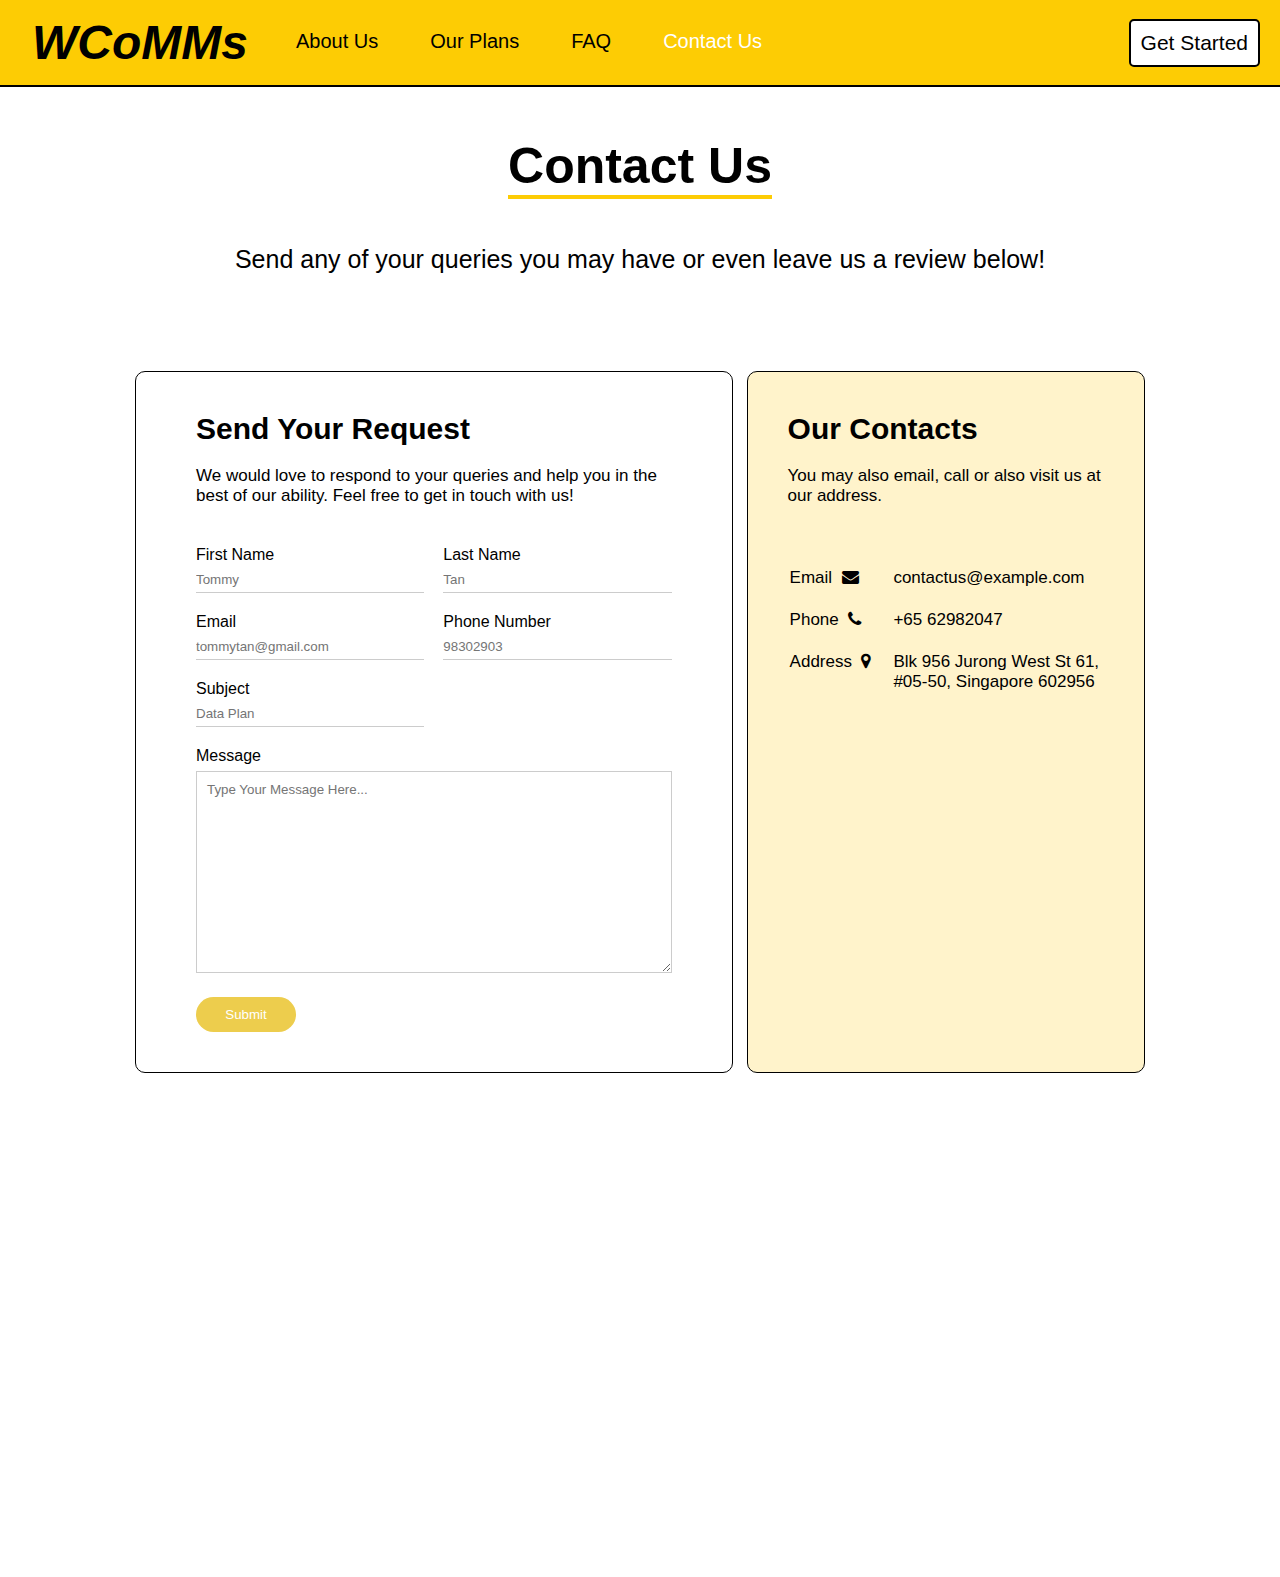
<file: contact-us-page.html>
<!DOCTYPE html>
<html>
<head>
    <meta charset="UTF-8">
    <link href="style-contact-us.css" rel="stylesheet" type="text/css">
    <meta name="viewport" content="width=device-width, initial-scale=1.0">
    <link rel="stylesheet" href="https://cdnjs.cloudflare.com/ajax/libs/font-awesome/4.7.0/css/font-awesome.min.css">
    <script src="script-contact-us.js"></script>
    <title>WCoMMs Contact Us</title>
</head>
<body>
    <!-- Header -->
    <header>
        <!-- Navigation Section -->
        <nav>
            <!-- Logo -->
            <a href="index.html">
                <div class="logo">WCoMMs</div>
            </a>            
            <!-- Navigation Items -->
            <div class="nav-items">
                <ul>
                    <li><a href="about-us-page.html">About Us</a></li>
                    <li><a href="our-plans-page.html">Our Plans  </a></li>
                    <li><a href="faq-page.html">FAQ</a></li>
                    <li><a href="contact-us-page.html">Contact Us</a></li>
                </ul>
            </div>
            <!-- Get Started Button -->
            <div id="but">
                <a class="button-link" href="our-plans-page.html">Get Started</a>
            </div>
        </nav>
        <hr color="black" />
    </header>
    
    <!-- Main Content-->
    <main>
        <!-- Contact Us Section -->
        <section class="container">
            <div class="heading">
                <h1>Contact Us</h1>
                <p>Send any of your queries you may have or even leave us a review below!</p>
            </div>
    
            <div class="contact-us-box">
                <!--Left Side Contact: Form-->
                <div class="left-contact">
                    <h3>Send Your Request</h3>
                    <p>We would love to respond to your queries and help you in the best of our ability. Feel
                        free to get in touch with us!
                    </p>
                    <form action="/some-url" method="GET" onsubmit="return validateForm()">

                        <!--First Row-->
                        <div class="row-input">
                            <!--First Name Input-->
                            <div class="input">
                                <label>First Name</label>
                                <input type="text" placeholder="Tommy" name="first name" id="first_name">
                            </div>

                            <!--Last Name Input-->
                            <div class="input">
                                <label>Last Name</label>
                                <input type="text" placeholder="Tan" name="last name" id="last_name">
                            </div>
                        </div>

                        <!--Second Row-->
                        <div class="row-input">
                            <!--Email Input-->
                            <div class="input">
                                <label>Email</label>
                                <input type="email" placeholder="tommytan@gmail.com" name="email" id="email">
                            </div>

                            <!--Phone Number Input-->
                            <div class="input">
                                <label>Phone Number</label>
                                <input type="text" placeholder="98302903" name="phone" id="phone">
                            </div>
                        </div>

                        <!--Third Row-->
                        <div class="row-input">
                            <!--Subject Input-->
                            <div class="input">
                                <label>Subject</label>
                                <input type="text" placeholder="Data Plan">
                            </div>
                        </div>
                    
                        <!--Message Input (Fourth Row)-->
                        <label>Message</label>
                        <textarea rows="12" placeholder="Type Your Message Here..." id="message"></textarea>
                        <button type="submit">Submit</button>
                    </form>
                        
                </div>
    
                <!--Right Side Contact: Contacts Information-->
                <div class="right-contact">
                    <h3>Our Contacts</h3>
                    <p>You may also email, call or also visit us at our address.</p>
                    <table>
                        <tr>
                            <td>Email&nbsp;&nbsp;<i class="fa fa-envelope" aria-hidden="true"></i></td>
                            <td>contactus@example.com</td>
                        </tr>
                        <tr>
                            <td>Phone&nbsp;&nbsp;<i class="fa fa-phone" aria-hidden="true"></i></td>
                            <td>+65 62982047</td>
                        </tr>
                        <tr>
                            <td class="icon-cell">Address&nbsp;&nbsp;<i class="fa fa-map-marker" aria-hidden="true"></i></td>
                            <td>Blk 956 Jurong West St 61, #05-50, Singapore 602956</td>
                        </tr>
                    </table>
                </div>
            </div>
        </section>
    </main>
    
    <!-- Footer Section -->
    <footer class="scrolling-animation">
        <!-- Footer Content -->
        <div class="foot-cont">
            <h1>Follow Us On Our Socials!</h1>
    
          <!-- Social Media Icons -->
          <div class="social-media-icons">
            <i class="fa fa-facebook" aria-hidden="true"></i>
            <i class="fa fa-instagram" aria-hidden="true"></i>
            <i class="fa fa-twitter" aria-hidden="true"></i>
            <i class="fa fa-linkedin" aria-hidden="true"></i>
          </div>
    
          <!-- Horizontal Separation Line -->
          <hr style="width: 50%;">
    
          <!-- Navigation Links in Footer -->
          <div class="nav-foot">
            <ul>
                <li><a href="about-us-page.html">About Us</a></li>
                <li><a href="our-plans-page.html">Our Plans</a></li>
                <li><a href="faq-page.html">FAQ</a></li>
                <li><a href="contact-us-page.html">Contact Us</a></li>
            </ul>
          </div> 
    
          <!-- Copyright-->
          <div class="Copyright">
            <p>© 2023 WCoMMs</p>
          </div>
        </div>
    </footer>
    <!-- Button for the user to scroll back to the top -->
    <button id="back-to-top-btn" onclick="scrollingTOP()"><i class="fa fa-chevron-up" aria-hidden="true"></i></button>
</body>
</html>
</file>
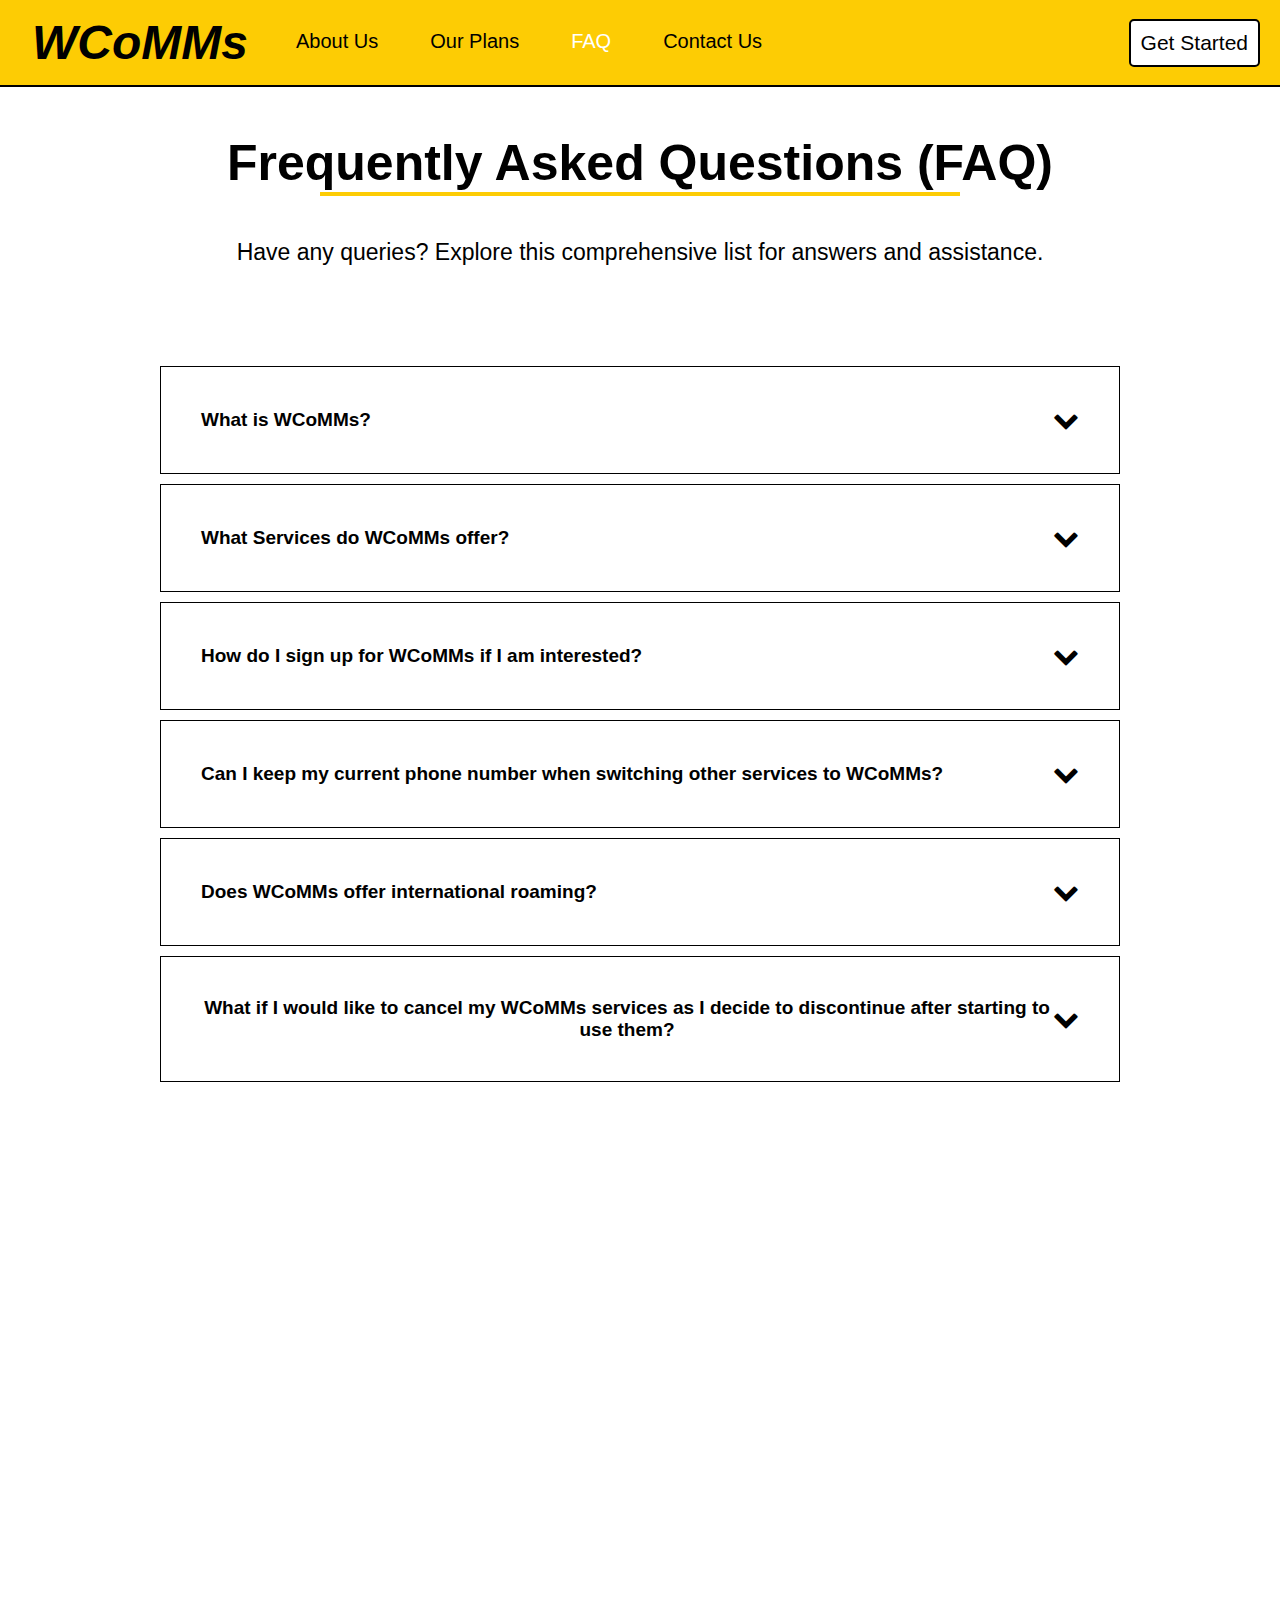
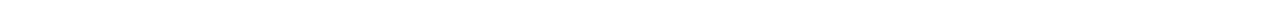
<file: faq-page.html>
<!DOCTYPE html>
<html>
<head>
  <meta charset="UTF-8" />
  <link href="style-faq.css" rel="stylesheet" type="text/css">
  <meta name="viewport" content="width=device-width, initial-scale=1.0" />
  <link rel="stylesheet" href="https://cdnjs.cloudflare.com/ajax/libs/font-awesome/4.7.0/css/font-awesome.min.css">
  <title>WCoMMS: FAQ</title> 
</head>
<body>
  <!-- Header -->
  <header>
    <!-- Navigation Section -->
    <nav>
        <!-- Logo -->
        <a href="index.html">
            <div class="logo">WCoMMs</div>
        </a>            
        <!-- Navigation Items -->
        <div class="nav-items">
            <ul>
                <li><a href="about-us-page.html">About Us</a></li>
                <li><a href="our-plans-page.html">Our Plans  </a></li>
                <li><a href="faq-page.html">FAQ</a></li>
                <li><a href="contact-us-page.html">Contact Us</a></li>
            </ul>
        </div>
        <!-- Get Started Button -->
        <div id="but">
          <a class="button-link" href="our-plans-page.html">Get Started</a>
      </div>
    </nav>
    <hr color="black" />
  </header>  

  <!--Main Content-->
  <main>
    <!--Frequently Asked Questions (FAQ) Section-->
    <section class="questions">
      <h1>Frequently Asked Questions (FAQ)</h1>
      <p>Have any queries? Explore this comprehensive list for answers and assistance.</p>
      <!--1st FAQ Question-->
      <div class="faq">
        <button class="accordion">What is WCoMMs?<i class="fa fa-chevron-down" aria-hidden="true"></i></button>
        <!--FAQ Answer to the 1st Question-->
        <div class="pannel">
          <p>
            Answer: WCoMMs stands for Win Communication Services. We are a telecommunication
            company that is dedicated to providing good and convenient services to you.
          </p>
        </div>
      </div>

      <!--2nd FAQ Question-->
      <div class="faq">
        <button class="accordion">What Services do WCoMMs offer?<i class="fa fa-chevron-down" aria-hidden="true"></i></button>
        <!--FAQ Answer to the 2nd Question-->
        <div class="pannel">
          <p>
            Answer: WCoMMs offer a range of services, which include phone calls, mobile data and messaging services.
            Explore Our Plans page to find out more in details!
          </p>
        </div>
      </div>

      <!--3rd FAQ Question-->
      <div class="faq">
        <button class="accordion">How do I sign up for WCoMMs if I am interested?<i class="fa fa-chevron-down" aria-hidden="true"></i></button>
        <!--FAQ Answer to the 3rd Question-->
        <div class="pannel">
          <p>
            Answer: You can sign up for WCoMMs services through our website here online. You do not need
            to visit to our physical store to sign up! Very convenient!
          </p>
        </div>
      </div>

      <!--4th FAQ Question-->
      <div class="faq">
        <button class="accordion">Can I keep my current phone number when switching other services to WCoMMs?<i class="fa fa-chevron-down" aria-hidden="true"></i></button>
        <!--FAQ Answer to the 4th Question-->
        <div class="pannel">
          <p>
            Answer: Yes, you can keep your current phone number when swtiching services to WCoMMs. We
            have a number porting process to make this transition more seamless.
          </p>
        </div>
      </div>

      <!--5th FAQ Question-->
      <div class="faq">  
        <button class="accordion">Does WCoMMs offer international roaming?<i class="fa fa-chevron-down" aria-hidden="true"></i></button>
        <!--FAQ Answer to the 5th Question-->
        <div class="pannel">
          <p>
            Answer: Yes, we do provide international roaming. Check our website to find out more
            details about our international roaming.
          </p>
        </div>
      </div>

      <!--6th FAQ Question-->
      <div class="faq">
        <button class="accordion">What if I would like to cancel my WCoMMs services as I decide to discontinue after starting to use them?<i class="fa fa-chevron-down" aria-hidden="true"></i></button>
        <!--FAQ Answer to the 6th Question-->
        <div class="pannel">
          <p>
            Answer: We understand that circumstance will change and we are sorry if our standard does not meet up to your expectations.
            If you decide to discontinue your WCoMMs services, you can cancel at any time without incurring any early 
            termination fees by contacting our customer support at +65 67393724 or wcommscontact@gmail.com. 
            We appreciate your time with us and are here to ensure a smooth experience.
          </p>
        </div>
      </div>
    </section>
  </main>
  
  <!-- Footer Section -->
  <footer class="scrolling-animation">
    <!-- Footer Content -->
    <div class="foot-cont">
      <h1>Follow Us On Our Socials!</h1>
      <!-- Social Media Icons -->
      <div class="social-media-icons">
        <i class="fa fa-facebook" aria-hidden="true"></i>
        <i class="fa fa-instagram" aria-hidden="true"></i>
        <i class="fa fa-twitter" aria-hidden="true"></i>
        <i class="fa fa-linkedin" aria-hidden="true"></i>
      </div>

      <!-- Horizontal Separation Line -->
      <hr style="width: 50%;">

      <!-- Navigation Links in Footer -->
      <div class="nav-foot">
        <ul>
          <li><a href="about-us-page.html">About Us</a></li>
          <li><a href="our-plans-page.html">Our Plans</a></li>
          <li><a href="faq-page.html">FAQ</a></li>
          <li><a href="contact-us-page.html">Contact Us</a></li>
        </ul>
      </div> 

      <!-- Copyright-->
      <div class="Copyright">
        <p>© 2023 WCoMMs</p>
      </div>

      <!-- Javascript Link-->
      <script src="script-faq.js"></script>
    </div>    
  </footer>
  
  <!-- Button for the user to scroll back to the top -->
  <button id="back-to-top-btn" onclick="scrollingTOP()"><i class="fa fa-chevron-up" aria-hidden="true"></i></button>
</body>    
</html>
</file>
<file: style-contact-us.css>
/* Global Styles */
* {
  box-sizing: border-box;
  margin: 0;
  padding: 0;
  font-family: 'Trebuchet MS', 'Lucida Sans Unicode', 'Lucida Grande', 'Lucida Sans', Arial, sans-serif;
}

/* Navigation Section */
nav {
  height: 85px;
  display: flex;
  align-items: center;
  justify-content: space-between;
  background-color: #fdcc04;
  padding: 0px calc((100vw - 1300px) / 2);
}

nav a {
  text-decoration: none; /* Remove the underline for all anchor elements */
}

/* Logo Style */
nav .logo {
  color: black;
  font-size: 48px;
  font-weight: bold;
  font-style: oblique;
  padding: 32px;
  text-decoration: none; 
  cursor: pointer; /* Add a cursor pointer to indicate it's clickable for the logo */
}

nav .nav-items {
  flex: 1; /* nav items nearer to logo*/
}

nav .nav-items ul {
  display: flex;
  white-space: nowrap; /* Prevent line breaks */
}

nav .nav-items li {
  margin-right: 20px; 
}

nav .nav-items ul li {
  display: inline-block;
  padding: 16px;
  position: relative;
}

nav .nav-items ul li a {
  color: black;
  text-decoration: none; /* Remove black underline */
  font-size: 20px;
}

nav .nav-items ul li::after {
  content: '';
  width: 0%;
  margin: auto;
  height: 2px;
  background: #fff;
  transition: 0.5s;
  display: block;
}

nav .nav-items ul li:hover::after {
  width: 100%; /* White underline when hover cover fully */
}

/* Highlight active page in navigation. For e.g, when the user
is at "About Us" Page, the "About Us" in the navigation section will be highlighted white.*/
nav .nav-items ul li:nth-child(4) a {
  color: white; 
  text-decoration: none; /* Remove the underline */
}

/* Get Started Button Styles */
#but a.button-link {
  background-color: #fff;
  color: black;
  font-size: 21px;
  padding: 10px;
  border: 2px solid black;
  border-radius: 5px;
  cursor: pointer;
  margin-left: auto;
  margin-right: 20px;
  text-decoration: none; 
  display: inline-block; 
}

#but a.button-link:hover {
  background-color: #ddd;
  transition: 0.5s;
}


/* Contact Us Section */
.container {
  width: 80%;
  margin: 50px auto;
}

.heading {
  width: 90%;
  display: flex;
  justify-content: center;
  align-items: center;
  flex-direction: column;
  text-align: center;
  margin: 50px auto;
}

.contact-us-box {
  background-color: #fff;
  display: flex;
}

.heading h1 {
  font-size: 50px;
  color: black;
  margin-bottom: 50px;
  position: relative;
}

.heading h1::after {
  content: "";
  position: absolute;
  width: 100%;
  height: 4px;
  display: block;
  margin: 0;
  background-color: #fdcc04;
  transition: 0.5s ease; /* Add transition property for the underline */
} 

.heading p {
  font-size: 25px;
  margin-bottom: 40px;
}

.left-contact,
.right-contact {
  border: 1.5px solid black;
  border-radius: 10px;
  padding: 30px;
  margin-bottom: 20px;
  margin: 7px;
}

/* Left Side Contact: Form */
.left-contact {
  flex-basis: 60%;
  padding: 40px 60px;
}

.left-contact h3 {
  margin-bottom: 20px;
  font-size: 30px;
}

.left-contact p{
  font-size: 17px;
}

.container p {
  margin-bottom: 40px;
}

.row-input {
  display: flex;
  justify-content: space-between;
  margin-bottom: 20px;
}

.row-input .input {
  flex-basis: 48%; 
}

input {
  width: 100%;
  border: none;
  border-bottom: 1px solid #ccc;
  outline: none;
  padding-bottom: 5px;
}

textarea {
  width: 100%;
  border: 1px solid #ccc;
  outline: none;
  padding: 10px;
}

label {
  margin-bottom: 6px;
  display: block;
}

/* Button Styles (inside the form) */
.contact-us-box button {
  background: #edcd4d;
  width: 100px;
  border: none;
  outline: none;
  color: #fff;
  height: 35px;
  border-radius: 20px;
  margin-top: 20px;
}

.contact-us-box button:hover{
  background-color: #dabd48;
  transition: 0.5s;
}

/* Right Side Contact: Contacts Information */
.right-contact {
  flex-basis: 40%;
  padding: 40px;
  background-color: #fff3cb;
}

.right-contact h3{
  font-size: 30px;
}

.right-contact p{
  font-size: 17px;
}

.right-contact h3 {
  margin-bottom: 20px;
}

tr td:first-child {
  padding-right: 20px;
}

tr td {
  padding-top: 20px;
  font-size: 17px;
  vertical-align: top;
}

tr td.icon-cell {
  white-space: nowrap;
  
}

/* Footer Styles */
footer {
  background-color: rgb(140, 82, 140);
  color: #fff;
  padding: 40px;
  text-align: center;
}

.foot-cont {
  display: flex;
  flex-direction: column;
  align-items: center;
}

.foot-cont h1{
  margin-bottom: 5px;
}

.social-media-icons {
  margin-bottom: 2px;
}

.social-media-icons i {
  font-size: 40px; 
  margin: 0 10px;
  padding:40px;
}

.nav-foot {
  display: flex;
  justify-content: center;
  margin-bottom: 20px;
  margin-top: 20px;
}

.nav-foot ul {
  list-style: none;
  padding: 0;
  margin: 0;
  display: flex;
}

.nav-foot li {
  margin-right: 20px;
}

.nav-foot a {
  text-decoration: none;
  color: #fff;
  font-weight: bold;
  font-size: 20px;
  transition: 0.5s;
  padding: 7px;
}

.nav-foot a:hover {
  color: #fdcc04; 
}

.Copyright p {
  margin-top: 100px; 
}

/* Button Styles (auto scroll back to the top button) */
#back-to-top-btn {
  display: none;
  position: fixed;
  bottom: 20px;
  right: 20px;
  width: 40px;
  height: 40px;
  font-size: 18px;
  background-color: #fff;
  color: #007bff;
  border: 2px solid #007bff;
  border-radius: 50%;
  cursor: pointer;
  outline: none;
  transition: 0.3s;
  }
  
  #back-to-top-btn:hover {
  background-color: #007bff;
  color: #fff;
  }

/* ********* Mobile View (max-width:768px) ********* */

/* Navigation Section */
@media (max-width: 768px) {
  nav .logo {
    font-size: 24px;
  }
  nav .nav-items ul li {
    padding: 8px;
  }
  nav .nav-items ul li a{
    font-size: 18px;
  }
  #but a.button-link {
    font-size: 14px; 
    margin-right: 20px;
  }
}

/* Contact Us Section */
@media screen and (max-width: 768px) {
  .contact-us-box {
    flex-wrap: wrap;
  }

  .left-contact {
    flex-basis: 100%;
  }

  .right-contact {
    flex-basis: 100%;
    margin-top: 20px; 
  }
  .heading p{
    font-size: 18px;
  }
}


/* Scrolling Animation Styles */
.scrolling-animation {
  opacity: 0;
  transform: translateY(20px);
  transition: 0.6s;
}

.scrolling-animation.show {
  opacity: 1;
  transform: translateY(0);
}
</file>
<file: style-faq.css>
/* Global Styles */
* {
  box-sizing: border-box;
  margin: 0;
  padding: 0;
  font-family: 'Trebuchet MS', 'Lucida Sans Unicode', 'Lucida Grande', 'Lucida Sans', Arial, sans-serif;
}

/* Navigation Section */
nav {
  height: 85px;
  display: flex;
  align-items: center;
  justify-content: space-between;
  background-color: #fdcc04;
  padding: 0px calc((100vw - 1300px) / 2);
}

nav a {
  text-decoration: none; /* Remove the underline for all anchor elements */
}

/* Logo Style */
nav .logo {
  color: black;
  font-size: 48px;
  font-weight: bold;
  font-style: oblique;
  padding: 32px;
  text-decoration: none; 
  cursor: pointer; /* Add a cursor pointer to indicate it's clickable for the logo */
}

nav .nav-items {
  flex: 1; /* nav items nearer to logo*/
}

nav .nav-items ul {
  display: flex;
  white-space: nowrap; /* Prevent line breaks */
}

nav .nav-items li {
  margin-right: 20px; 
}

nav .nav-items ul li {
  display: inline-block;
  padding: 16px;
  position: relative;
}

nav .nav-items ul li a {
  color: black;
  text-decoration: none; /* Remove black underline */
  font-size: 20px;
}

nav .nav-items ul li::after {
  content: '';
  width: 0%;
  margin: auto;
  height: 2px;
  background: #fff;
  transition: 0.5s;
  display: block;
}

nav .nav-items ul li:hover::after {
  width: 100%; /* White underline when hover cover fully */
}

/* Highlight active page in navigation. For e.g, when the user
is at "About Us" Page, the "About Us" in the navigation section will be highlighted white.*/
nav .nav-items ul li:nth-child(3) a {
  color: white; 
  text-decoration: none; /* Remove the underline */
}

/* Get Started Button Styles */
#but a.button-link {
  background-color: #fff;
  color: black;
  font-size: 21px;
  padding: 10px;
  border: 2px solid black;
  border-radius: 5px;
  cursor: pointer;
  margin-left: auto;
  margin-right: 20px;
  text-decoration: none; 
  display: inline-block; 
}

#but a.button-link:hover {
  background-color: #ddd;
  transition: 0.5s;
}

/* FAQ Section Styles */
.questions {
  max-width: 75%;
  margin: auto;
  padding-bottom: 70px;
}

.questions h1 {
  margin: 17px ;
  text-align: center;
  padding: 30px;
  font-size: 50px;
}

.questions h1::after {
  content: "";
  position: absolute;
  width: 50%;
  height: 4px;
  display: block;
  margin: 0;
  background-color: #fdcc04;
  left: 25%; /* Adjust the percentage as needed to center the underline below the title*/
}

.questions p{
  font-size: 23px;
  text-align: center;
  padding-bottom: 90px;
}

/* Accordion Styles (the part where showing and hiding content) */
.accordion {
  display: flex;
  background-color: white;
  color: black;
  cursor: pointer;
  font-size: 19px;
  width: 100%;
  padding: 40px;
  border: none;
  outline: none;
  justify-content: space-between;
  align-items: center;
  font-weight: bold;
  transition: 0.3s;
}

.accordion i {
  font-size: 26px;
}

.active,
.accordion:hover {
  background-color: #fff9df;
  
}

.pannel {
  padding: 32px;
  overflow: hidden;
  background-color: #fff9df;
  display: none;
}

.pannel p {
  color: black;
  font-size: 19px;
  line-height: 1.4;
  text-align: left;
}

.faq {
  border: 1px solid black;
  margin: 10px 0;
}

.faq.active {
  border: none;
}

/* Footer Styles */
footer {
  background-color: rgb(140, 82, 140);
  color: #fff;
  padding: 40px;
  text-align: center;
}

.foot-cont {
  display: flex;
  flex-direction: column;
  align-items: center;
}

.foot-cont h1{
  margin-bottom: 5px;
}

.social-media-icons {
  margin-bottom: 2px;
}

.social-media-icons i {
  font-size: 40px; 
  margin: 15px;
  padding: 40px;
}

.nav-foot {
  display: flex;
  justify-content: center;
  margin-bottom: 20px;
  margin-top: 20px;
}

.nav-foot ul {
  list-style: none;
  padding: 0;
  margin: 0;
  display: flex;
}

.nav-foot li {
  margin-right: 20px;
}

.nav-foot a {
  text-decoration: none;
  color: #fff;
  font-weight: bold;
  font-size: 20px;
  transition: 0.5s;
  padding: 7px;
}

.nav-foot a:hover {
  color: #fdcc04; /* Change color on hover */
}

.Copyright p {
  margin-top: 70px; 
}

/* Button Styles (auto scroll back to the top button) */
#back-to-top-btn {
  display: none;
  position: fixed;
  bottom: 20px;
  right: 20px;
  width: 40px;
  height: 40px;
  font-size: 18px;
  background-color: #fff;
  color: #007bff;
  border: 2px solid #007bff;
  border-radius: 50%;
  cursor: pointer;
  outline: none;
  transition: 0.3s;
  }
  
  #back-to-top-btn:hover {
  background-color: #007bff;
  color: #fff;
  }

/* Styles for rotating an element 180 degrees */
.rotate {
  transform: rotate(180deg);
  transition: 0.3s;
}

/* Class to show the accordion panel */
.pannel-show {
  display: block;
}

/* ********* Mobile View (max-width:768px) ********* */

/* Navigation Section */
@media screen and (max-width: 768px) {
  nav .logo {
    font-size: 24px;
  }
  nav .nav-items ul li {
    padding: 8px;
  }
  nav .nav-items ul li a{
    font-size: 18px;
  }
  #but a.button-link {
    font-size: 14px; 
    margin-right: 20px;
  }
}

/* FAQ Section */
@media screen and (max-width: 768px){
  .questions h1::after{
    margin-top: 20px;
  }
  .questions h1{
    font-size: 30px;
  }
  .questions p{
    font-size: 18px;
  }
  .accordion{
    font-size:17px;
    text-align: left;
  }
  .pannel p{
    font-size: 15px;
  }
  .faq{
    width: 100%;
  }
}

/* Scrolling Animation Styles */
.scrolling-animation {
  opacity: 0;
  transform: translateY(20px);
  transition: 0.6s;
}

.scrolling-animation.show {
  opacity: 1;
  transform: translateY(0);
}
</file>
